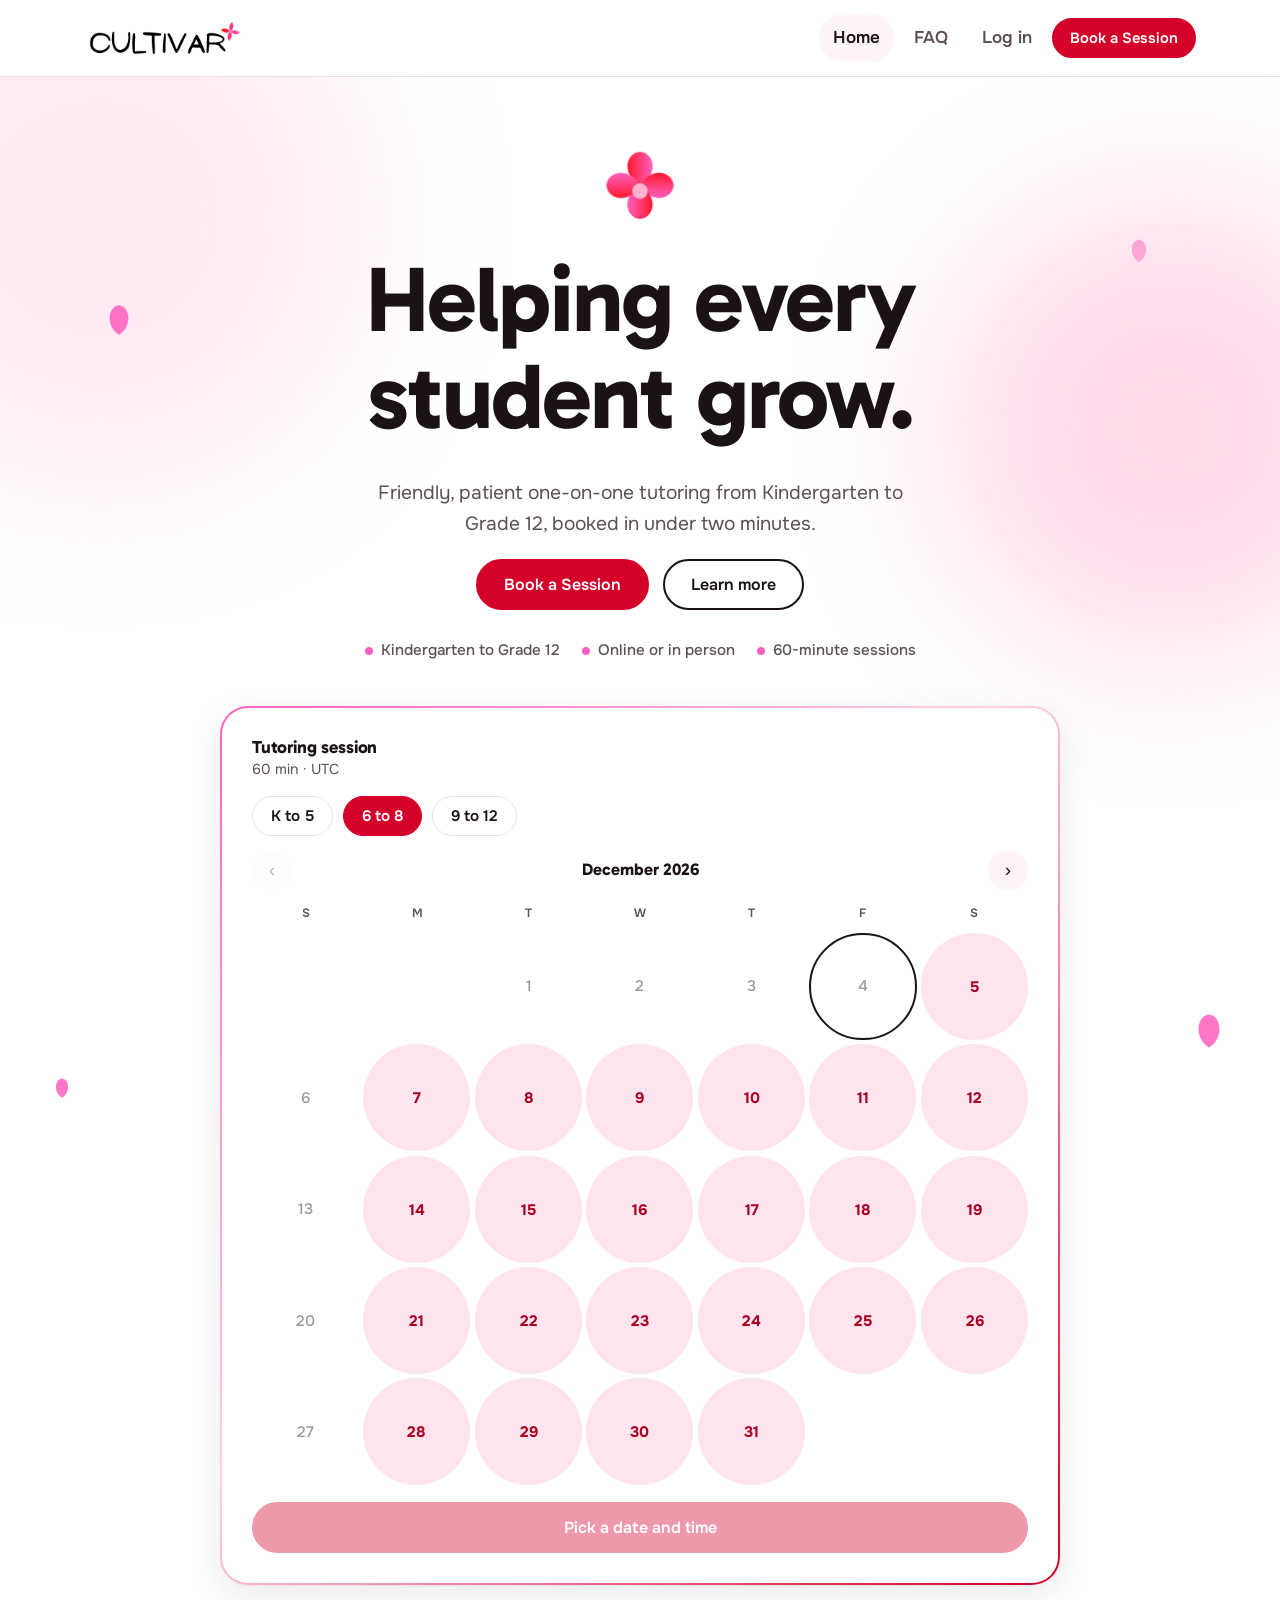
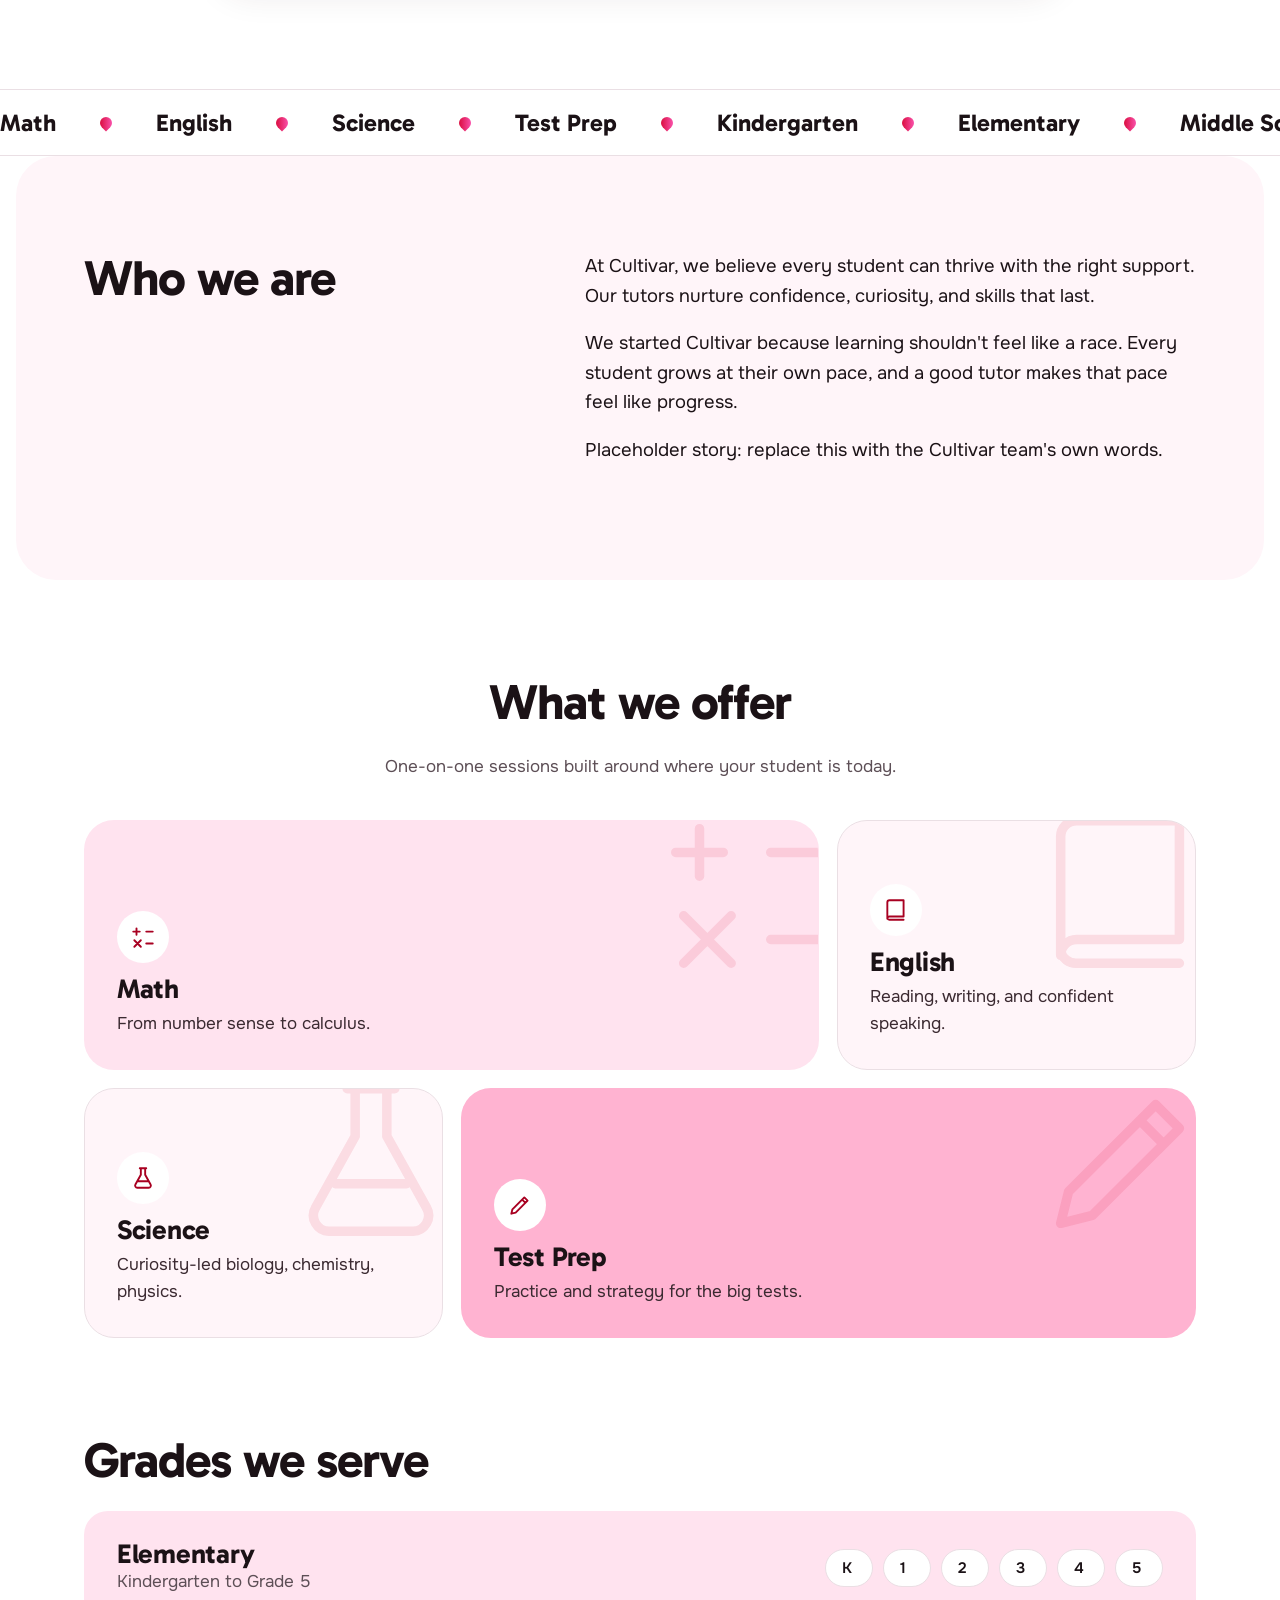
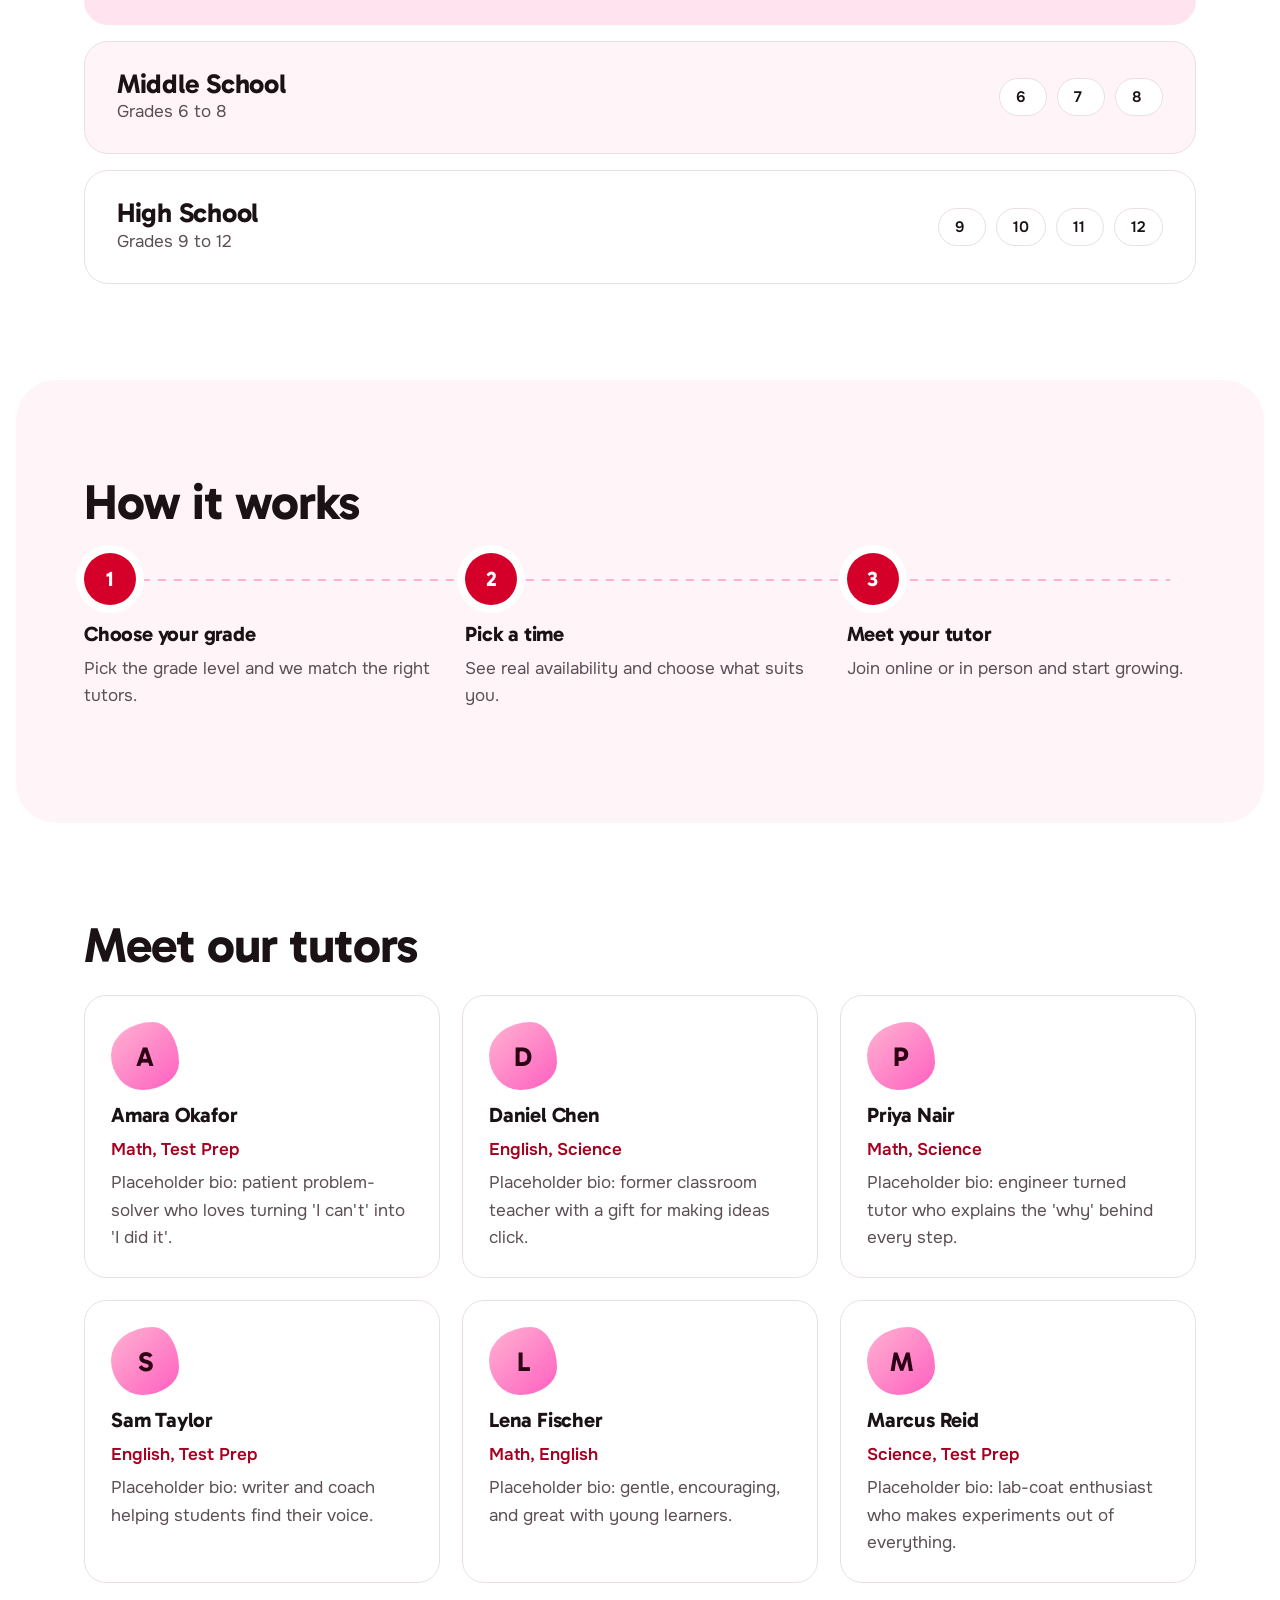
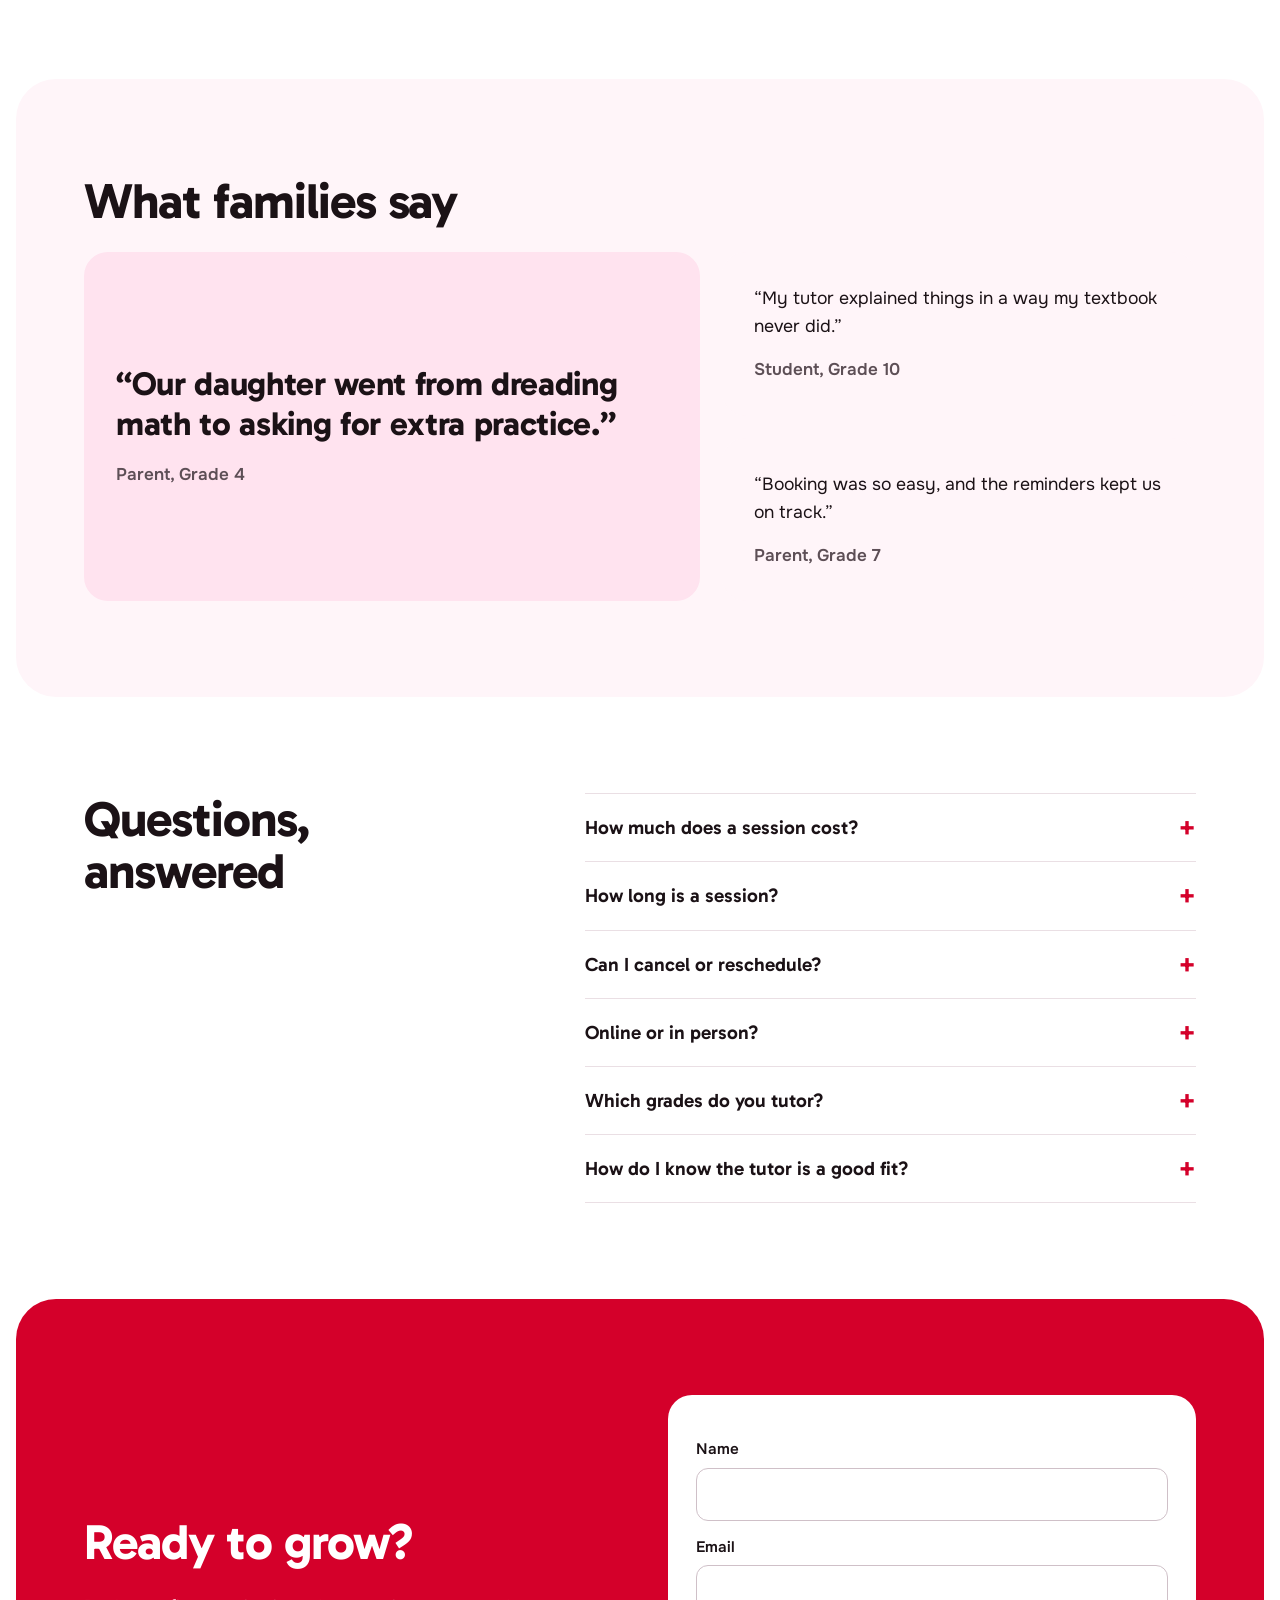
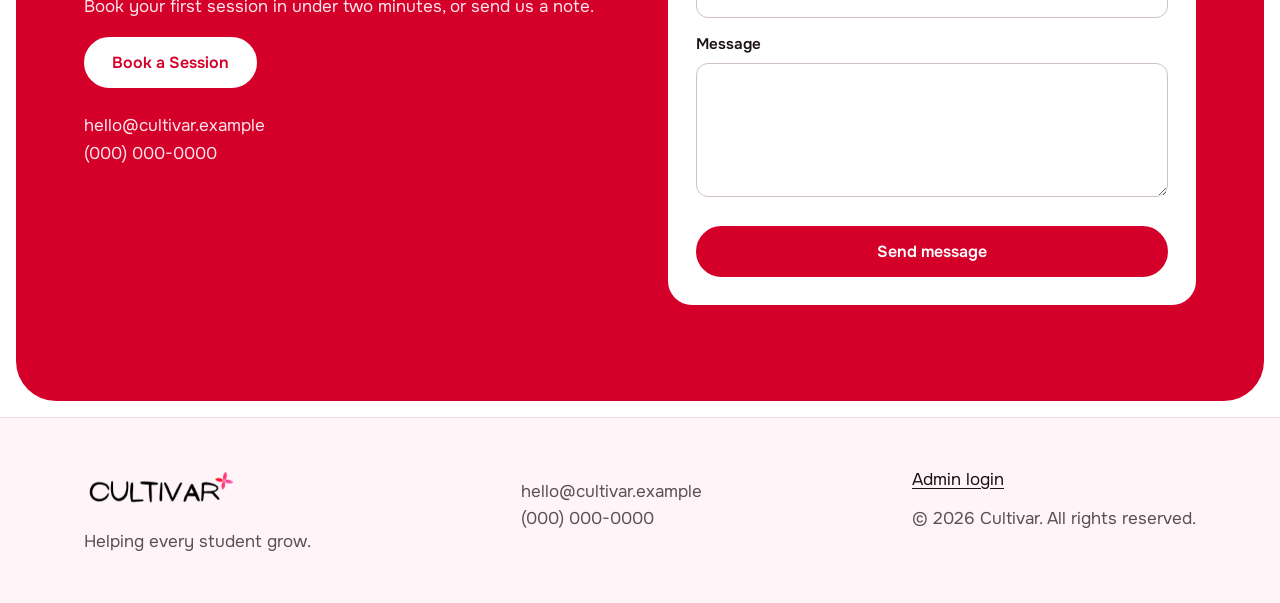
<file: cultivar-site/index.html>
<!DOCTYPE html><html lang="en"><head><meta charset="utf-8"><meta name="viewport" content="width=device-width, initial-scale=1, viewport-fit=cover">
<title>Cultivar – Tutoring that helps every student grow</title>
<meta name="description" content="Cultivar tutoring for Kindergarten to Grade 12. Book a session online in under two minutes.">
<link rel="icon" href="assets/favicon.png">
<link rel="preconnect" href="https://fonts.googleapis.com"><link rel="preconnect" href="https://fonts.gstatic.com" crossorigin><link href="https://fonts.googleapis.com/css2?family=Gabarito:wght@600;700;800&family=Onest:wght@400;500;600;700&display=swap" rel="stylesheet">
<link rel="stylesheet" href="styles.css"></head><body>
<header><div class="wrap"><a href="#home" aria-label="Cultivar home"><img src="assets/logo.png" alt="Cultivar"></a>
<nav aria-label="Main"><a class="l" id="nh" href="#home">Home</a><a class="l" href="#faq" data-scroll="faq">FAQ</a><a class="l" href="#login">Log in</a><a class="btn sm" href="#book" data-track="book">Book a Session</a></nav></div></header>
<main id="app"></main>
<footer><div class="wrap"><div><img src="assets/logo.png" alt="Cultivar"><p id="ft"></p></div><div id="fc"></div><div><a href="#login">Admin login</a><p>© 2026 Cultivar. All rights reserved.</p></div></div></footer>
<script src="app.js"></script></body></html>
</file>
<file: cultivar-site/styles.css>
:root{--ink:#1b1216;--mut:#5d4f56;--line:#eadfe4;--bg:#fff;--wash:#fff5f9;--p100:#ffe3ef;--p300:#ffb3d1;--hot:#ff5fc0;--red:#d4002a;--redd:#a80021;--ok:#0a7a3d;--ease:cubic-bezier(.16,1,.3,1);
--sh:0 1px 2px rgba(60,10,30,.06),0 10px 34px rgba(60,10,30,.09);box-sizing:border-box;padding-top:env(safe-area-inset-top,0px);padding-bottom:env(safe-area-inset-bottom,0px);color-scheme:light}
html{height:100%;scroll-behavior:smooth;scroll-padding-top:calc(88px + env(safe-area-inset-top,0px))}
*,*::before,*::after{box-sizing:inherit}
body{margin:0;background:var(--bg);color:var(--ink);font:400 17px/1.6 Onest,system-ui,sans-serif;-webkit-font-smoothing:antialiased}
::selection{background:var(--p300);color:#000}
h1,h2,h3{font-family:Gabarito,Onest,sans-serif;font-weight:700;line-height:1.05;margin:0 0 .5em;letter-spacing:-.02em;text-wrap:balance}
h1{font-size:clamp(2.8rem,6.4vw,5rem)}h2{font-size:clamp(2rem,4.2vw,3.1rem)}h3{font-size:1.3rem;letter-spacing:-.01em}
p{margin:0 0 1em;max-width:62ch}a{color:inherit;text-underline-offset:3px}
.wrap{max-width:1160px;margin:0 auto;padding:0 24px}section{padding:96px 0}.mut{color:var(--mut)}
:focus-visible{outline:3px solid var(--ink);outline-offset:3px;border-radius:8px}
.btn{display:inline-flex;align-items:center;justify-content:center;border:2px solid var(--red);background:var(--red);color:#fff;font:600 1rem Onest,sans-serif;padding:13px 26px;border-radius:999px;cursor:pointer;text-decoration:none;transition:background .2s,transform .2s var(--ease),box-shadow .2s;min-height:48px}
.btn:hover{background:var(--redd);border-color:var(--redd);transform:translateY(-1px);box-shadow:0 6px 18px rgba(212,0,42,.28)}.btn:active{transform:none}
.btn.alt{background:#fff;color:var(--ink);border-color:var(--ink)}.btn.alt:hover{background:var(--wash);box-shadow:none}
.btn.white{background:#fff;color:var(--red);border-color:#fff}.btn.white:hover{background:var(--p100);border-color:var(--p100)}
.btn.sm{padding:8px 16px;min-height:40px;font-size:.92rem}.btn[disabled]{opacity:.4;cursor:not-allowed;transform:none;box-shadow:none}
header{position:sticky;top:env(safe-area-inset-top,0px);z-index:30;background:rgba(255,255,255,.92);backdrop-filter:blur(10px);border-bottom:1px solid var(--line)}
body::before{content:"";position:fixed;inset:0 0 auto;height:env(safe-area-inset-top,0px);background:#fff;z-index:31}
header .wrap{display:flex;align-items:center;justify-content:space-between;height:76px;gap:16px}header img{height:44px;display:block}
nav{display:flex;gap:6px;align-items:center}nav a.l{text-decoration:none;font-weight:600;padding:10px 14px;border-radius:999px;color:var(--mut);transition:background .2s,color .2s}nav a.l:hover,nav a.l.on{background:var(--wash);color:var(--ink)}
main{display:block}.in{animation:fade .35s var(--ease)}@keyframes fade{from{opacity:0;transform:translateY(8px)}}
/* hero */
.hero{padding:56px 0 88px;background:radial-gradient(900px 480px at 85% 0,var(--p100),transparent 70%)}
.hero .wrap{display:grid;grid-template-columns:1.05fr 1fr;gap:56px;align-items:center}
.bloom{width:84px;height:84px;margin:0 0 18px;display:block}.bloom path{transform-box:fill-box;transform-origin:50% 100%;animation:petal 1.1s var(--ease) both}
.bloom path:nth-child(2){animation-delay:.12s}.bloom path:nth-child(3){animation-delay:.24s}.bloom path:nth-child(4){animation-delay:.36s}.bloom circle{animation:pop .5s .7s var(--ease) both;transform-box:fill-box;transform-origin:center}
@keyframes petal{from{transform:scale(0) rotate(-40deg);opacity:0}}@keyframes pop{from{transform:scale(0)}}
.hero h1{margin-bottom:.35em}.sub{font-size:1.2rem;color:var(--mut);max-width:30em}.row{display:flex;gap:14px;flex-wrap:wrap;align-items:center}
.facts{display:flex;gap:10px 22px;flex-wrap:wrap;margin:28px 0 0;padding:0;list-style:none;color:var(--mut);font-weight:500;font-size:.95rem}.facts li::before{content:"";display:inline-block;width:8px;height:8px;border-radius:50%;background:var(--hot);margin-right:8px}
.hs{background:#fff;border:1px solid var(--line);border-radius:22px;box-shadow:var(--sh);padding:22px;animation:rise .9s .25s var(--ease) both}@keyframes rise{from{opacity:0;transform:translateY(28px) scale(.98)}}
.hs h3{font-size:1.1rem;margin:0}.hs .meta{font-size:.9rem;color:var(--mut);margin:2px 0 14px}.hs .gb{margin-bottom:14px}
.hsb{display:grid;grid-template-columns:1fr 130px;gap:18px}.hsb.one{grid-template-columns:1fr}
.hs .slots{max-height:290px}
/* chips, calendar, slots (shared) */
.chip{border:1.5px solid var(--line);background:#fff;border-radius:999px;padding:9px 18px;font:600 .95rem Onest,sans-serif;cursor:pointer;color:var(--ink);transition:border-color .2s,background .2s,color .2s,transform .2s var(--ease)}
.chip:hover{border-color:var(--red);color:var(--red)}.chip[aria-pressed=true],.chip.sel{background:var(--red);border-color:var(--red);color:#fff}
.gb{display:flex;flex-wrap:wrap;gap:10px}
.mh{display:flex;justify-content:space-between;align-items:center;margin-bottom:8px}.mh b{font-family:Gabarito,sans-serif;font-size:1.05rem}
.mh button{width:40px;height:40px;border-radius:50%;border:0;background:var(--wash);cursor:pointer;font-size:1.2rem;color:var(--ink);transition:background .2s}.mh button:hover:not(:disabled){background:var(--p100)}.mh button:disabled{opacity:.3;cursor:default}
.dg{display:grid;grid-template-columns:repeat(7,1fr);gap:4px;text-align:center}.dg b{font-size:.75rem;color:var(--mut);padding:6px 0;font-weight:600}
.d{aspect-ratio:1;min-width:36px;border-radius:50%;border:2px solid transparent;background:none;font:500 .95rem Onest,sans-serif;color:#a39499;cursor:default;display:grid;place-items:center;transition:background .2s,color .2s,transform .25s var(--ease)}
.d.ya{background:var(--p100);color:var(--redd);font-weight:700;cursor:pointer}.d.ya:hover{background:var(--p300);transform:scale(1.08)}
.d.sel{background:var(--red)!important;color:#fff!important;animation:pop2 .35s var(--ease)}@keyframes pop2{from{transform:scale(.8)}}
.d.today{border-color:var(--ink)}
.slots{display:flex;flex-direction:column;gap:8px;max-height:380px;overflow:auto;padding:2px}.slots .chip{width:100%;border-radius:12px;border-color:var(--red);color:var(--red);padding:12px;font-weight:700}.slots .chip:hover{background:var(--p100)}.slots .chip.sel{background:var(--red);color:#fff}
.slots.stag .chip{animation:slot .45s var(--ease) both;animation-delay:calc(var(--i)*45ms)}@keyframes slot{from{opacity:0;transform:translateX(-14px)}}
.tz{margin-top:14px;font-size:.88rem;color:var(--mut)}.tz select{width:auto;max-width:100%;padding:6px 8px;font-size:.88rem;border-radius:8px}
/* generic form */
label{display:block;font-weight:600;margin:14px 0 6px;font-size:.95rem}input,select,textarea{width:100%;font:inherit;padding:12px 14px;border:1.5px solid #cfc0c8;border-radius:12px;background:#fff;color:var(--ink);transition:border-color .2s,box-shadow .2s}
input:focus,select:focus,textarea:focus{outline:0;border-color:var(--red);box-shadow:0 0 0 4px var(--p100)}input[readonly]{background:var(--wash)}
.err{color:#b00020;font-size:.9rem;margin:4px 0 0;min-height:0}.chk{display:flex;gap:10px;align-items:flex-start;font-weight:400}.chk input{width:22px;height:22px;margin-top:3px;flex:none;accent-color:var(--red)}
.two{display:grid;grid-template-columns:1fr 1fr;gap:0 18px}
/* home sections */
.split{display:grid;grid-template-columns:1fr 1.4fr;gap:64px;align-items:start}.split>:first-child{position:sticky;top:110px}
.rows .r{display:grid;grid-template-columns:56px 1fr;gap:18px;padding:24px 16px;border-top:1px solid var(--line);border-radius:16px;transition:background .25s}.rows .r:last-child{border-bottom:1px solid var(--line)}.rows .r:hover{background:var(--wash)}
.rows h3{margin:0 0 4px}.rows p{margin:0;color:var(--mut)}.ico{width:52px;height:52px;border-radius:50%;background:var(--p100);display:grid;place-items:center;color:var(--redd)}.ico svg{width:26px;height:26px;fill:none;stroke:currentColor;stroke-width:1.75;stroke-linecap:round;stroke-linejoin:round}
.about{background:var(--wash)}.about .split p{font-size:1.15rem}
.bands{display:grid;gap:16px}.band{display:grid;grid-template-columns:1fr auto;gap:20px;align-items:center;padding:28px 32px;border-radius:24px;border:1px solid var(--line)}
.band:nth-child(1){background:var(--p100);border-color:transparent}.band:nth-child(2){background:var(--wash)}.band h3{font-size:1.7rem;margin:0}.band p{margin:0;color:var(--mut)}.band .gb{max-width:420px;justify-content:flex-end}.band .chip{padding:8px 16px;min-width:48px}
.steps{display:grid;grid-template-columns:repeat(3,1fr);gap:32px;counter-reset:s;position:relative}.steps::before{content:"";position:absolute;left:26px;right:26px;top:26px;height:2px;background:repeating-linear-gradient(90deg,var(--p300) 0 8px,transparent 8px 16px)}
.steps div{counter-increment:s;position:relative}.steps div::before{content:counter(s);position:relative;display:grid;place-items:center;width:52px;height:52px;border-radius:50%;background:var(--red);color:#fff;font:700 1.3rem Gabarito;margin-bottom:18px;box-shadow:0 0 0 8px #fff}
.tg{display:grid;grid-template-columns:repeat(auto-fit,minmax(310px,1fr));gap:22px}
.tc{border:1px solid var(--line);border-radius:22px;padding:26px;background:#fff;transition:box-shadow .3s,transform .3s var(--ease)}.tc:hover{box-shadow:var(--sh);transform:translateY(-3px)}
.av{width:68px;height:68px;border-radius:62% 38% 55% 45%/48% 60% 40% 52%;background:linear-gradient(135deg,var(--p300),var(--hot));display:grid;place-items:center;font:700 1.7rem Gabarito;margin-bottom:14px;color:#2a0012}.tc .subj{font-weight:600;color:var(--redd);margin-bottom:6px}.tc p:last-child{margin:0;color:var(--mut)}
.qg{display:grid;grid-template-columns:1.3fr 1fr;grid-template-rows:auto auto;gap:22px}.q{padding:32px;border-radius:24px;background:var(--wash)}.q:first-child{grid-row:span 2;background:var(--p100);display:flex;flex-direction:column;justify-content:center}.q:first-child blockquote{font:700 clamp(1.5rem,2.6vw,2.2rem)/1.2 Gabarito,sans-serif;letter-spacing:-.01em}
blockquote{margin:0;font-size:1.1rem}cite{display:block;margin-top:16px;font-weight:600;font-style:normal;color:var(--mut)}
details{border-top:1px solid var(--line);padding:20px 0}details:last-child{border-bottom:1px solid var(--line)}summary{cursor:pointer;font:600 1.2rem Gabarito,sans-serif;list-style:none;display:flex;justify-content:space-between;gap:16px;align-items:center}summary::-webkit-details-marker{display:none}
summary::after{content:"+";font-size:1.7rem;line-height:1;color:var(--red);transition:transform .3s var(--ease)}details[open] summary::after{transform:rotate(45deg)}details p{margin:12px 0 0;color:var(--mut);animation:fade .35s var(--ease)}
.cta{background:var(--red);color:#fff;position:relative;overflow:hidden}.cta .wrap{display:grid;grid-template-columns:1fr 1fr;gap:56px;align-items:center}.cta p{color:#ffe3ea}.cta h2{color:#fff}
.cta form{background:#fff;color:var(--ink);padding:28px;border-radius:24px}.cta form .btn{margin-top:16px;width:100%}.cta form .err{color:#b00020}
footer{background:var(--wash);border-top:1px solid var(--line);padding:48px 0}footer img{height:42px;mix-blend-mode:multiply}footer .wrap{display:flex;gap:32px;justify-content:space-between;flex-wrap:wrap}footer p{color:var(--mut);margin:12px 0 0}
/* booking */
.book{padding:40px 0 96px;background:linear-gradient(var(--wash),#fff 320px)}.book h1{font-size:2rem;margin-bottom:18px}
.bk{display:grid;grid-template-columns:300px 1fr;background:#fff;border:1px solid var(--line);border-radius:24px;box-shadow:var(--sh);overflow:hidden;min-height:560px}
.side{padding:28px;border-right:1px solid var(--line)}.side img{height:36px;margin-bottom:22px}.side h3{margin:0 0 4px}.side dl{margin:18px 0 0}.side dt{font-size:.82rem;color:var(--mut);font-weight:600;margin-top:16px}.side dd{margin:2px 0 0;font-weight:600}
.main{padding:28px 32px}.prog{display:flex;gap:6px;margin-bottom:26px}.prog span{flex:1;font-size:.85rem;font-weight:600;color:var(--mut);padding-top:10px;border-top:3px solid var(--line);transition:border-color .4s,color .4s}.prog .on,.prog .done{border-color:var(--red);color:var(--ink)}
.main h2{font-size:1.7rem}.grades h3{margin:20px 0 10px;font-size:1rem;color:var(--mut);font-family:Onest;font-weight:600;letter-spacing:0}
#bs.enter{animation:step .5s var(--ease)}@keyframes step{from{opacity:0;transform:translateX(24px)}}
.cal{display:grid;grid-template-columns:minmax(280px,1fr) 190px;gap:32px}.cal.one{grid-template-columns:1fr;max-width:460px}
.nav2{display:flex;justify-content:space-between;margin-top:26px;gap:10px;position:sticky;bottom:0;background:#fff;padding:14px 0}
.hold{background:var(--p100);border-radius:12px;padding:10px 16px;font-weight:600;margin-bottom:16px;color:var(--redd)}
.card{border:1px solid var(--line);border-radius:18px;padding:22px;background:var(--wash)}
.done-wrap{position:relative}.burst{position:absolute;left:35px;top:35px;width:0;height:0;pointer-events:none}.burst i{position:absolute;width:14px;height:26px;margin:-13px 0 0 -7px;border-radius:50% 50% 50% 50%/70% 70% 30% 30%;background:linear-gradient(var(--red),var(--hot));animation:burst 1.1s var(--ease) both}
.burst i:nth-child(1){--a:0deg}.burst i:nth-child(2){--a:72deg}.burst i:nth-child(3){--a:144deg}.burst i:nth-child(4){--a:216deg}.burst i:nth-child(5){--a:288deg}
@keyframes burst{0%{transform:rotate(var(--a)) translateY(0) scale(.2);opacity:1}100%{transform:rotate(var(--a)) translateY(-68px) scale(1);opacity:0}}
.ok{width:70px;height:70px;border-radius:50%;background:var(--ok);display:grid;place-items:center;margin-bottom:14px;animation:pop2 .5s var(--ease)}.ok svg{width:34px;stroke:#fff;fill:none;stroke-width:3;stroke-linecap:round;stroke-linejoin:round;stroke-dasharray:30;animation:draw .6s .25s ease both}@keyframes draw{from{stroke-dashoffset:30}}
/* login + admin */
.lg{min-height:calc(100vh - 77px);display:grid;grid-template-columns:1fr 1fr}.lg .pane{background:var(--red);color:#fff;padding:64px;display:flex;flex-direction:column;justify-content:center;position:relative;overflow:hidden}.lg .pane h1{font-size:clamp(2.4rem,4vw,3.6rem);color:#fff}.lg .pane p{color:#ffe3ea;font-size:1.1rem}
.lg .pane svg{position:absolute;right:-90px;bottom:-90px;width:420px;opacity:.16;animation:spin 60s linear infinite}@keyframes spin{to{transform:rotate(360deg)}}
.lg .form{display:grid;place-items:center;padding:48px 24px}.lg form{width:100%;max-width:400px}.lg form h2{font-size:2rem}.pw{position:relative}.pw button{position:absolute;right:8px;top:50%;transform:translateY(-50%);border:0;background:none;font:600 .85rem Onest;color:var(--redd);cursor:pointer;padding:8px}
.tabs{display:flex;gap:4px;margin:20px 0 24px;border-bottom:1px solid var(--line);overflow-x:auto}.tabs .chip{border:0;border-radius:0;background:none;padding:12px 18px;color:var(--mut);border-bottom:3px solid transparent;margin-bottom:-1px}.tabs .chip.sel{background:none;color:var(--ink);border-color:var(--red)}.tabs .chip:hover{color:var(--red)}
.adm{padding:48px 0 96px}.adm h1{font-size:2rem}.tbl{overflow-x:auto;border:1px solid var(--line);border-radius:16px}table{border-collapse:collapse;width:100%;min-width:660px}th,td{text-align:left;padding:12px 14px;border-bottom:1px solid var(--line);font-size:.95rem}th{background:var(--wash);font-weight:600;color:var(--mut)}tr:last-child td{border:0}
.grid{display:grid;gap:18px;grid-template-columns:repeat(auto-fit,minmax(220px,1fr))}.note{background:var(--wash);border:1px solid var(--line);border-radius:14px;padding:12px 16px;font-size:.92rem;margin:0 0 16px}.row select,.row input{width:auto}
@media(max-width:900px){.hero .wrap,.split,.cta .wrap,.lg,.bk,.cal,.two,.qg{grid-template-columns:1fr}.split>:first-child{position:static}.steps{grid-template-columns:1fr}.steps::before{display:none}.side{border-right:0;border-bottom:1px solid var(--line)}.band{grid-template-columns:1fr}.band .gb{justify-content:flex-start}.q:first-child{grid-row:auto}.lg .pane{padding:40px 24px}nav a.l{display:none}header img{height:38px}section{padding:64px 0}.main{padding:22px 18px}.hsb{grid-template-columns:1fr}.cal.one{max-width:none}}
@media(prefers-reduced-motion:reduce){*,*::before,*::after{animation-duration:.01ms!important;animation-iteration-count:1!important;transition-duration:.01ms!important;scroll-behavior:auto!important}.lg .pane svg{animation:none!important}}
/* ===== v3: Calendly-style layer ===== */
html.js .rv{opacity:0;translate:0 26px}
html.js .rv.vis{opacity:1;translate:none;transition:opacity .8s var(--ease) var(--d,0ms),translate .8s var(--ease) var(--d,0ms),transform .35s var(--ease),box-shadow .3s}
html.js .steps::before{transform-origin:left;transform:scaleX(0);transition:transform 1.4s .2s var(--ease)}html.js .steps.vis::before{transform:scaleX(1)}
header{transition:box-shadow .3s}header.sc{box-shadow:0 6px 24px rgba(60,10,30,.08)}
nav a.l{position:relative}nav a.l::after{content:"";position:absolute;left:14px;right:14px;bottom:5px;height:2px;background:var(--red);transform:scaleX(0);transform-origin:left;transition:transform .35s var(--ease)}nav a.l:hover::after{transform:scaleX(1)}
.btn{position:relative;overflow:hidden;isolation:isolate}.btn:not(.alt):not([disabled])::after{content:"";position:absolute;inset:0;background:linear-gradient(110deg,transparent 30%,rgba(255,255,255,.38) 50%,transparent 70%);transform:translateX(-130%);z-index:-1}.btn:not(.alt):not([disabled]):hover::after{transform:translateX(130%);transition:transform .8s var(--ease)}
.about{margin:0 16px;border-radius:40px;background:var(--wash)}
.hero{position:relative;overflow:hidden;padding:72px 0 104px;background:none}.hero::before,.hero::after{content:"";position:absolute;border-radius:50%;filter:blur(70px);opacity:.75;z-index:0;animation:drift 16s ease-in-out infinite alternate}
.hero::before{width:520px;height:520px;background:var(--p100);left:-160px;top:-120px}.hero::after{width:460px;height:460px;background:#ffd0e4;right:-120px;top:120px;animation-delay:-8s}
@keyframes drift{to{transform:translate(70px,50px) scale(1.15)}}
.hero .wrap{grid-template-columns:1fr;justify-items:center;text-align:center;position:relative;z-index:1;gap:44px}.hero .wrap>div:first-child{display:flex;flex-direction:column;align-items:center}
.hero h1{max-width:12ch;font-size:clamp(3rem,7.4vw,5.8rem);margin-inline:auto}.hero .sub{margin-inline:auto}.hero .row,.facts{justify-content:center}
.w{display:inline-block;animation:wordUp .9s var(--ease) both;animation-delay:calc(var(--i)*110ms + 150ms)}@keyframes wordUp{from{opacity:0;transform:translateY(.6em) rotate(3deg)}}
.hs{width:100%;max-width:840px;text-align:left;padding:30px;border-radius:28px;position:relative}.hs{border:2px solid transparent;background:linear-gradient(#fff,#fff) padding-box,linear-gradient(135deg,var(--hot),#ffd0e4 45%,var(--red)) border-box}
.hsb{grid-template-columns:1fr 200px}.hsb.one{grid-template-columns:1fr}.hs .slots{max-height:none}
.fp{position:absolute;z-index:0;pointer-events:none;width:var(--s);left:var(--x);top:var(--y);animation:floaty var(--t) ease-in-out infinite alternate;opacity:.85}
@keyframes floaty{from{transform:translateY(0) rotate(var(--r))}to{transform:translateY(-26px) rotate(calc(var(--r) + 25deg))}}
.mq{overflow:hidden;border-block:1px solid var(--line);padding:18px 0;background:#fff}.mq .tr{display:flex;gap:44px;width:max-content;animation:mq 34s linear infinite}.mq:hover .tr{animation-play-state:paused}
.mq span{font:700 1.5rem Gabarito,sans-serif;color:var(--ink);display:flex;align-items:center;gap:44px;white-space:nowrap}.mq span::after{content:"";width:12px;height:12px;border-radius:50% 50% 50% 0;background:linear-gradient(135deg,var(--red),var(--hot));transform:rotate(-45deg)}@keyframes mq{to{transform:translateX(-50%)}}
.center{text-align:center;margin-inline:auto}.bento{display:grid;grid-template-columns:repeat(6,1fr);gap:18px;margin-top:40px}
.bn{position:relative;overflow:hidden;border-radius:30px;padding:32px;min-height:250px;display:flex;flex-direction:column;justify-content:flex-end;background:var(--wash);border:1px solid var(--line);transform-style:preserve-3d;transform:perspective(900px) rotateX(var(--rx,0deg)) rotateY(var(--ry,0deg))}
.bn:hover{box-shadow:var(--sh)}.b0{grid-column:span 4;background:var(--p100);border-color:transparent}.b1,.b2{grid-column:span 2}.b3{grid-column:span 4;background:var(--p300);border-color:transparent}
.bn h3{font-size:1.7rem;margin:12px 0 6px}.bn p{margin:0;color:#3b2a31}.bn .ico{background:#fff;transition:transform .5s var(--ease)}.bn:hover .ico{transform:rotate(-12deg) scale(1.12)}
.bn .bg{position:absolute;right:-24px;top:-24px;width:190px;height:190px;opacity:.1;fill:none;stroke:var(--red);stroke-width:1.2;stroke-linecap:round;stroke-linejoin:round;transition:transform .8s var(--ease)}.bn:hover .bg{transform:rotate(14deg) scale(1.1)}
.tc{transform:perspective(900px) rotateX(var(--rx,0deg)) rotateY(var(--ry,0deg))}.tc:hover{transform:perspective(900px) rotateX(var(--rx,0deg)) rotateY(var(--ry,0deg)) translateY(-4px)}
.cta{margin:0 16px 16px;border-radius:40px}.band{transition:transform .35s var(--ease)}.band:hover{transform:translateX(6px)}
.dg.pop .d.ya{animation:dayin .5s var(--ease) both;animation-delay:calc(var(--n,0)*14ms)}@keyframes dayin{from{opacity:0;transform:scale(.6)}}
@media(max-width:900px){.hs{padding:20px}.hsb{grid-template-columns:1fr}.bento{grid-template-columns:1fr}.b0,.b1,.b2,.b3{grid-column:auto}.about,.cta{margin-inline:8px;border-radius:28px}.fp{display:none}.hero h1{max-width:none}}
@media(prefers-reduced-motion:reduce){html.js .rv{opacity:1;translate:none}.mq .tr{animation:none}}
</file>
